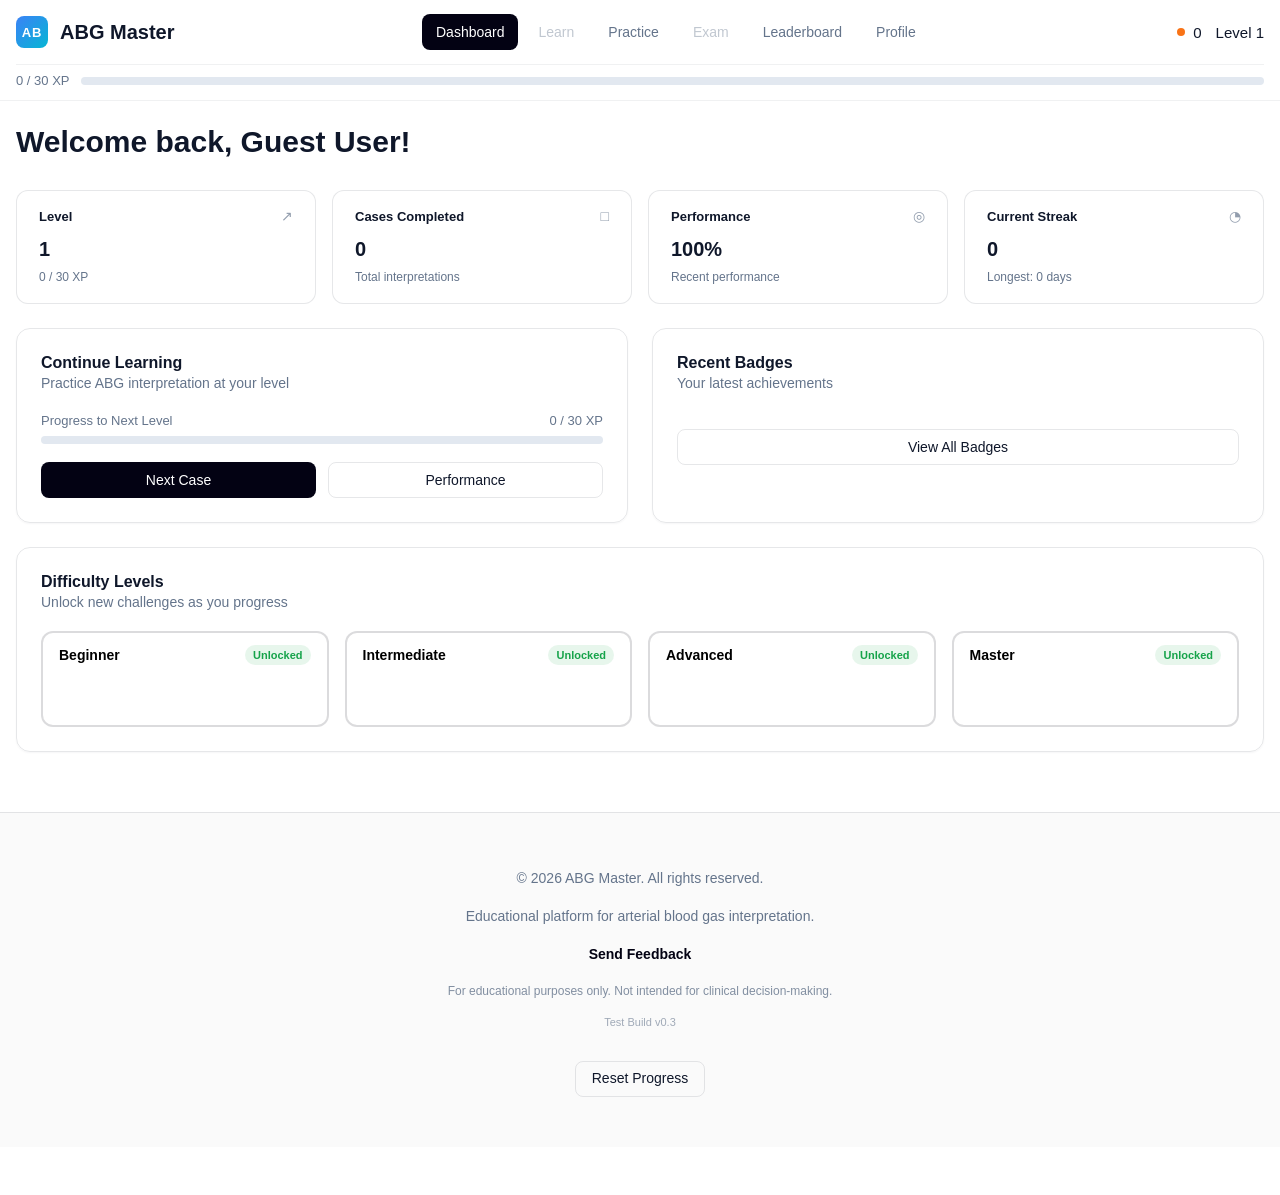
<file: docs/index.html>
<!DOCTYPE html>
<html lang="en">
<head>
<script async src="https://www.googletagmanager.com/gtag/js?id=G-9ZE6K68YGV"></script>
<script>
  window.dataLayer = window.dataLayer || [];
  function gtag(){dataLayer.push(arguments);}
  gtag('js', new Date());
  gtag('config', 'G-9ZE6K68YGV');
</script>
  <meta charset="utf-8" />
  <meta name="viewport" content="width=device-width, initial-scale=1" />
  <title>ABG Master</title>
  <link rel="stylesheet" href="styles.css" />
  <script type="text/javascript">
    (function(c,l,a,r,i,t,y){
        c[a]=c[a]||function(){(c[a].q=c[a].q||[]).push(arguments)};
        t=l.createElement(r);t.async=1;t.src="https://www.clarity.ms/tag/"+i;
        y=l.getElementsByTagName(r)[0];y.parentNode.insertBefore(t,y);
    })(window, document, "clarity", "script", "vx0d7elkcg");
</script>
</head>
<body>
  <div class="site-shell">
    <header id="navBar" class="site-header">
      <div class="header-panel shell-container">
        <div class="header-row">
          <div class="brand-block">
            <div class="brand-mark" aria-hidden="true">AB</div>
            <div class="brand-copy">
              <div class="brand-title">ABG Master</div>
            </div>
          </div>

          <nav class="primary-nav" aria-label="Primary">
            <button class="nav-tab" data-action="view" data-view="dashboard" type="button">Dashboard</button>
            <!--<button class="nav-tab" data-action="view" data-view="learn" type="button">Learn</button>-->
			<button class="nav-tab is-disabled" type="button" disabled>Learn</button>
            <button class="nav-tab" data-action="view" data-view="practice" type="button">Practice</button>
			<button class="nav-tab is-disabled" type="button" disabled>Exam</button>
            <button class="nav-tab" data-action="view" data-view="leaderboard" type="button">Leaderboard</button>
            <button class="nav-tab" data-action="view" data-view="profile" type="button">Profile</button>
          </nav>

          <div class="header-meta">
            <div class="meta-pill">
              <span class="meta-dot"></span>
              <span id="navStreakValue">0</span>
            </div>
            <div id="navLevelPill" class="meta-pill">Level 1</div>
            <label class="timed-toggle" aria-label="Timed mode">
              <input id="timedModeToggle" type="checkbox" />
              <span class="timed-toggle-track"></span>
            </label>
          </div>
        </div>
      </div>

		<div class="header-progress shell-container">
		  <div class="header-progress-row">
			<span id="navProgressLabel" class="progress-label">0 / 0 XP</span>
			<div class="progress-bar">
			  <div id="navProgressFill" class="progress-fill"></div>
			</div>
		  </div>
		</div>
    </header>

    <main class="shell-container main-content">
      <section id="dashboardView" class="app-view">
        <div class="page-header">
          <div>
            <h1 id="dashboardHeading" class="page-title">Welcome back!</h1>
            <p id="dashboardSubtitle" class="page-subtitle"></p>
          </div>
        </div>

		<div class="stats-grid">
		  <article class="stat-card">
			<div class="stat-head">
			  <span class="stat-label">Level</span>
			  <span class="stat-icon">↗</span>
			</div>
			<div id="dashboardLevelValue" class="stat-value">1</div>
			<div id="dashboardLevelSubcopy" class="stat-subcopy">0 / 0 XP</div>
		  </article>

		  <article class="stat-card">
			<div class="stat-head">
			  <span class="stat-label">Cases Completed</span>
			  <span class="stat-icon">□</span>
			</div>
			<div id="dashboardCasesValue" class="stat-value">0</div>
			<div id="dashboardCasesSubcopy" class="stat-subcopy">0 today</div>
		  </article>

		  <article class="stat-card">
			<div class="stat-head">
			  <span class="stat-label">Performance</span>
			  <span class="stat-icon">◎</span>
			</div>
			<div id="dashboardAccuracyValue" class="stat-value">0%</div>
			<div id="dashboardAccuracySubcopy" class="stat-subcopy">0 / 0</div>
		  </article>

		  <article class="stat-card">
			<div class="stat-head">
			  <span class="stat-label">Current Streak</span>
			  <span class="stat-icon">◔</span>
			</div>
			<div id="dashboardStreakValue" class="stat-value">0</div>
			<div id="dashboardStreakSubcopy" class="stat-subcopy"></div>
		  </article>
		</div>

				<div class="dashboard-grid">
		  <div class="dashboard-main">
			<section class="fig-card">
			  <div class="card-header">
				<div>
				  <h2 class="card-title">Continue Learning</h2>
				  <p class="card-description">Practice ABG interpretation at your level</p>
				</div>
			  </div>

			  <div class="card-progress">
				<div class="progress-meta">
				  <span id="dashboardProgressLabel" class="progress-label">0 / 0 XP</span>
				  <span id="dashboardProgressValue" class="progress-value">0%</span>
				</div>
				<div class="progress-bar">
				  <div id="dashboardProgressFill" class="progress-fill"></div>
				</div>
			  </div>

				<div class="button-row results-actions">
				  <button class="btn btn-primary" data-action="next-case" type="button">Next Case</button>
				  <button class="btn btn-secondary" data-action="return-dashboard" type="button">Performance</button>
				</div>

			  <p id="dashboardCasesRemaining" class="card-footnote"></p>
			</section>
		  </div>

		  <aside class="dashboard-side">
			<section class="fig-card">
			  <div class="card-header">
				<div>
				  <h2 class="card-title">Recent Badges</h2>
				  <p class="card-description">Your latest achievements</p>
				</div>
			  </div>
			  <div id="dashboardRecentBadges" class="badge-grid"></div>
			  <button class="btn btn-secondary card-button" data-action="view" data-view="profile" type="button">View All Badges</button>
			</section>
		  </aside>
		</div>

		<section class="fig-card">
		  <div class="card-header">
			<div>
			  <h2 class="card-title">Difficulty Levels</h2>
			  <p class="card-description">Unlock new challenges as you progress</p>
			</div>
		  </div>
		  <div id="dashboardDifficultyGrid" class="difficulty-grid"></div>
		</section>
		</section>

      <section id="practiceView" class="app-view">
        <div class="practice-header">
          <div>
            <h1 id="practiceTitle" class="page-title">Practice Mode</h1>
            <p id="practiceLevelLine" class="page-subtitle"></p>
          </div>

          <div class="practice-control">
            <label class="field-label" for="practiceDifficultySelect">Difficulty</label>
            <select id="practiceDifficultySelect" class="field-select"></select>
          </div>
        </div>

        <div id="practiceCasesAlert" class="alert-banner"></div>

        <section class="fig-card">
          <div class="card-header">
            <div>
              <h2 class="card-title">Clinical Scenario</h2>
            </div>
          </div>
          <p id="practiceStem" class="scenario-copy"></p>
        </section>

        <section class="fig-card values-card">
          <div id="practiceMetricControls" class="values-controls is-hidden"></div>
          <div id="practiceMetrics" class="values-grid"></div>
        </section>

        <section class="fig-card">
          <div class="card-header">
            <div>
              <h2 id="practiceQuestionLabel" class="card-title">Interpret the ABG</h2>
              <p id="practiceQuestionMeta" class="card-description"></p>
            </div>
            <span id="practiceTimerValue" class="inline-chip">Timer hidden</span>
          </div>

          <p id="practicePrompt" class="question-prompt"></p>
          <div id="practiceStepProgress" class="step-progress"></div>
          <div id="practiceOptions" class="option-grid"></div>

          <div id="practiceFeedback" class="practice-feedback is-hidden">
            <div id="practiceFeedbackTitle" class="feedback-title"></div>
            <div class="feedback-copy">
              <p id="practiceFeedbackAnswer"></p>
              <p id="practiceFeedbackCorrect"></p>
              <p id="practiceFeedbackCopy"></p>
            </div>
            <button id="practiceContinueBtn" class="btn btn-primary" data-action="continue-step" type="button">Continue</button>
          </div>
        </section>
      </section>

      <section id="resultsView" class="app-view">
        <div class="practice-header">
          <div>
            <h1 id="resultsTitle" class="page-title">Results</h1>
            <p id="resultsObjective" class="page-subtitle"></p>
          </div>
          <div class="chip-row">
            <span id="resultsDifficultyChip" class="inline-chip">Beginner</span>
            <span id="resultsTimeChip" class="inline-chip">0.0s</span>
          </div>
        </div>

        <section id="resultsSummaryCard" class="fig-card result-state-card">
          <div class="card-header">
            <div>
              <h2 id="resultsOutcomeLabel" class="card-title">Results</h2>
            </div>
          </div>

          <div class="result-metrics">
            <div class="result-metric">
              <span class="result-label">Accuracy</span>
              <strong id="resultsAccuracyValue">0%</strong>
            </div>
            <div class="result-metric">
              <span class="result-label">XP earned</span>
              <strong id="resultsXpValue">+0</strong>
            </div>
            <div class="result-metric">
              <span class="result-label">Correct answers</span>
              <strong id="resultsCorrectValue">0 / 0</strong>
            </div>
            <div class="result-metric">
              <span class="result-label">Level now</span>
              <strong id="resultsLevelValue">1</strong>
            </div>
          </div>

			<div class="button-row result-actions">
			  <button class="btn btn-primary" data-action="next-case" type="button">Next Case</button>
			  <button class="btn btn-secondary" data-action="return-dashboard" type="button">Dashboard</button>
			  <button id="reportCaseBtn" class="btn btn-secondary" type="button">Provide Feedback</button>
			</div>
        </section>

        <section class="fig-card results-values-section">
          <div class="card-header">
            <div>
              <h2 class="card-title">Case values</h2>
            </div>
          </div>
          <div id="resultsValuesGrid" class="results-values-grid"></div>
        </section>

        <section id="resultsExplanationSection" class="fig-card is-hidden">
          <div class="card-header">
            <div>
              <h2 class="card-title">Explanation</h2>
            </div>
          </div>
          <div class="feedback-copy">
            <p id="resultsExplanation"></p>
          </div>
        </section>

        <section class="fig-card">
          <div class="card-header">
            <div>
              <h2 class="card-title">Answer Review</h2>
            </div>
          </div>
          <div id="resultsStepList" class="review-list"></div>
        </section>
      </section>

      <section id="learnView" class="app-view">
        <div class="page-header">
          <div>
            <h1 class="page-title">Learn ABG Interpretation</h1>
          </div>
        </div>
        <div id="learnGrid" class="learn-grid"></div>
      </section>

      <section id="leaderboardView" class="app-view">
        <div class="page-header">
          <div>
            <h1 class="page-title">Leaderboard</h1>
            <p class="page-subtitle">See how you rank against other learners</p>
          </div>
        </div>

        <section class="fig-card">
          <div class="card-header">
            <div>
              <h2 class="card-title">Your Ranking</h2>
            </div>
          </div>
          <div class="leaderboard-user">
            <div class="leaderboard-rank-number" id="leaderboardUserRank">#1</div>
            <div class="leaderboard-user-copy">
              <div class="leaderboard-user-name">You</div>
              <div id="leaderboardUserLevel" class="leaderboard-user-meta">Level 1</div>
            </div>
            <div class="leaderboard-user-stats">
              <div id="leaderboardUserXp">0 XP</div>
              <div id="leaderboardUserAccuracy" class="leaderboard-user-meta">100% accuracy</div>
            </div>
          </div>
        </section>

        <section class="fig-card">
          <div class="card-header">
            <div>
              <h2 class="card-title">Global Rankings</h2>
              <p class="card-description">Filter by time period</p>
            </div>
          </div>
          <div class="tab-row">
            <button class="tab-chip is-active" type="button">All Time</button>
            <button class="tab-chip" type="button">This Month</button>
            <button class="tab-chip" type="button">This Week</button>
            <button class="tab-chip" type="button">Today</button>
          </div>
          <div id="leaderboardList" class="leaderboard-list"></div>
        </section>

        <section class="fig-card">
          <div class="card-header">
            <div>
              <h2 class="card-title">Top Performers</h2>
            </div>
          </div>
          <div id="leaderboardTopList" class="top-grid"></div>
        </section>
      </section>

      <section id="profileView" class="app-view">
        <div class="page-header profile-header">
          <div>
            <h1 class="page-title">Profile</h1>
          </div>
          <div id="profileMembershipPill" class="membership-pill is-hidden"></div>
        </div>

        <div class="profile-grid">
          <div class="profile-column">
            <section class="fig-card">
              <div class="card-header">
                <div>
                  <h2 class="card-title">User Info</h2>
                </div>
              </div>
              <div class="info-stack">
                <div>
                  <div class="info-label">Username</div>
                  <div id="profileUsernameValue" class="info-value"></div>
                </div>
                <div>
                  <div class="info-label">Specialty</div>
                  <div id="profileSpecialtyValue" class="info-value"></div>
                </div>
              </div>
            </section>

            <section class="fig-card">
              <div class="card-header">
                <div>
                  <h2 class="card-title">Statistics</h2>
                </div>
              </div>

              <div class="profile-level">
                <div class="info-label">Level</div>
                <div id="profileLevelValue" class="profile-level-value">1</div>
              </div>

              <div class="card-progress">
                <div class="progress-meta">
                  <span class="progress-label">XP Progress</span>
                  <span id="profileNextLevelValue" class="progress-value">0 / 0</span>
                </div>
                <div class="progress-bar">
                  <div id="profileProgressFill" class="progress-fill"></div>
                </div>
              </div>

              <div class="stats-mini-grid">
                <div class="mini-stat">
                  <span class="info-label">XP</span>
                  <strong id="profileXpValue">0</strong>
                </div>
                <div class="mini-stat">
                  <span class="info-label">Accuracy</span>
                  <strong id="profileAccuracyValue">0%</strong>
                </div>
                <div class="mini-stat">
                  <span class="info-label">Cases</span>
                  <strong id="profileCasesValue">0</strong>
                </div>
                <div class="mini-stat">
                  <span class="info-label">Streak</span>
                  <strong id="profileStreakValue">0</strong>
                </div>
              </div>
            </section>
          </div>

          <section class="fig-card">
            <div class="card-header">
              <div>
                <h2 class="card-title">Achievements</h2>
                <p id="profileBadgeCount" class="card-description">0 of 0 badges earned</p>
              </div>
            </div>
            <div id="profileBadgeList" class="badge-grid"></div>
          </section>
        </div>
      </section>
	</main>

	<footer class="site-footer">
	  <div class="footer-inner">
		<p>© 2026 ABG Master. All rights reserved.</p>
		<p>Educational platform for arterial blood gas interpretation.</p>
		
		<p>
		  <a href="https://forms.gle/KU5g8NzkzoNNPsZJA" target="_blank" class="footer-feedback">
			Send Feedback
		  </a>
		</p>
		
		<p class="footer-disclaimer">
		  For educational purposes only. Not intended for clinical decision-making.
		</p>
		
		<p class="footer-version">Test Build v0.3</p>
		<button id="resetProgressBtn" class="btn btn-secondary footer-reset">
		  Reset Progress
		</button>
	  </div>
	</footer>

	<div
	  id="practiceIntroModal"
	  class="modal-backdrop is-hidden"
	  role="dialog"
	  aria-modal="true"
	  aria-hidden="true"
	  aria-labelledby="practiceIntroTitle"
	>
	  <div class="fig-card modal-card practice-intro-modal">
		<div class="card-header">
		  <div>
			<h2 id="practiceIntroTitle" class="card-title">Welcome to ABG Master</h2>
		  </div>
		</div>
		<div class="practice-intro-copy">

		<p><strong>Practice structured ABG interpretation through clinical cases.</strong></p>

		<p>
		Difficulty currently scales as you progress, but is still being refined as the case library grows.
		</p>
		
		<p>
		All 
		difficulty levels have been unlocked and there is a 5x XP multiplier.
		</p>
		
		<p>
		Case explanations are currently a work in progress.
		</p>
		<hr>

		<p><strong>Coming soon</strong></p>

		<ul class="practice-intro-list">
		  <li>Learning modules linked to each difficulty level</li>
		  <li>A dedicated exam-style mode for rapid interpretation</li>
		</ul>

		<p>
		Clinical scenarios and feedback explanations are still evolving — your testing feedback will help shape the final version.
		</p>

		</div>
		<div class="button-row">
		  <button id="practiceIntroStartBtn" class="btn btn-primary" type="button">Start Practicing</button>
		</div>
	  </div>
	</div>
	</div>

	<script src="app.js"></script>
</body>
</html>
</file>
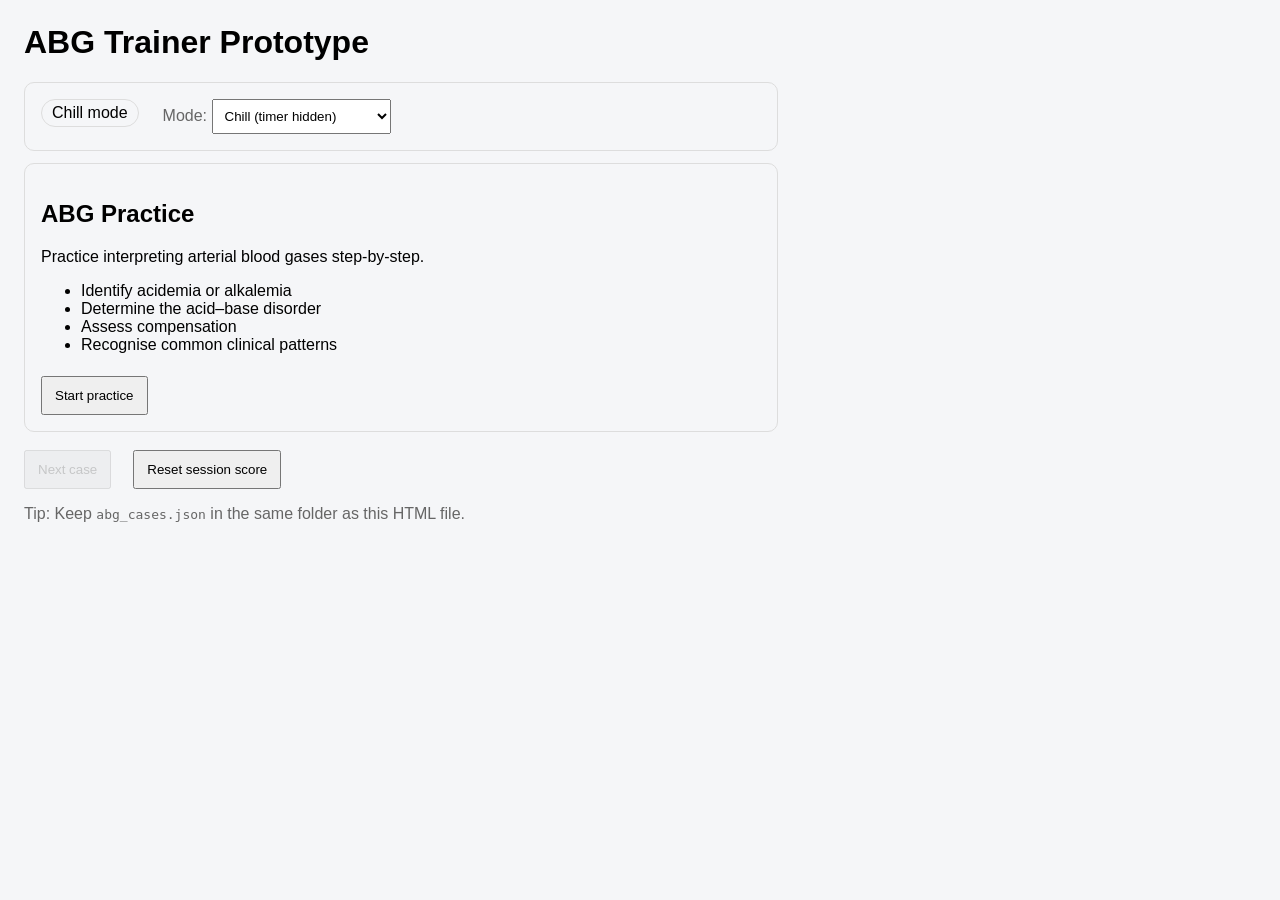
<file: site/index.html>
<!DOCTYPE html>
<html>
<head>
  <meta charset="utf-8" />
  <title>ABG Trainer Prototype</title>
  <link rel="stylesheet" href="styles.css">
</head>

<body>

<h1>ABG Trainer Prototype</h1>

<div class="card">
  <div class="row">
    <div><span class="pill" id="modePill">Chill mode</span></div>

    <div>
      <label class="muted">
        Mode:
        <select id="modeSelect">
          <option value="chill" selected>Chill (timer hidden)</option>
          <option value="speed">Speedrun (timer visible)</option>
        </select>
      </label>
    </div>

    <div class="muted" id="timerDisplay" style="display:none;">
      Time: 0.0s
    </div>

  </div>
</div>


<div class="card" id="startCard">

<h2>ABG Practice</h2>

<p>
Practice interpreting arterial blood gases step-by-step.
</p>

<ul>
<li>Identify acidemia or alkalemia</li>
<li>Determine the acid–base disorder</li>
<li>Assess compensation</li>
<li>Recognise common clinical patterns</li>
</ul>

<button id="startBtn">Start practice</button>

</div>


<div class="card" id="caseCard" style="display:none;"></div>

<div class="card" id="qaCard" style="display:none;"></div>

<div class="card" id="resultCard" style="display:none;"></div>


<div class="row">
<button id="nextBtn" disabled>Next case</button>
<button id="resetBtn">Reset session score</button>
</div>


<p class="muted">
Tip: Keep <code>abg_cases.json</code> in the same folder as this HTML file.
</p>


<script src="app.js"></script>

</body>
</html>
</file>
<file: docs/styles.css>
:root {
  --background: #ffffff;
  --foreground: #0f172a;
  --muted-foreground: #64748b;
  --card: #ffffff;
  --muted: #f1f5f9;
  --accent: #e5e7eb;
  --border: rgba(15, 23, 42, 0.1);
  --primary: #030213;
  --primary-foreground: #ffffff;
  --success: #16a34a;
  --success-soft: #f0fdf4;
  --danger: #dc2626;
  --danger-soft: #fef2f2;
  --brand-start: #3b82f6;
  --brand-end: #06b6d4;
  --amber-start: #f59e0b;
  --amber-end: #f97316;
  --shadow-sm: 0 1px 2px rgba(15, 23, 42, 0.04);
  --shadow-md: 0 10px 24px rgba(15, 23, 42, 0.04);
  --radius-lg: 12px;
  --radius-md: 10px;
  --radius-sm: 8px;
}

* {
  box-sizing: border-box;
}

html,
body {
  min-height: 100%;
}

body {
  margin: 0;
  background: var(--background);
  color: var(--foreground);
  font-family: "Segoe UI", Arial, sans-serif;
  -webkit-font-smoothing: antialiased;
}

button,
input,
select {
  font: inherit;
}

button {
  border: 0;
  cursor: pointer;
}

.is-hidden {
  display: none !important;
}

.shell-container {
  width: min(1280px, calc(100vw - 32px));
  margin: 0 auto;
}

.site-shell {
  min-height: 100vh;
  padding-bottom: 48px;
}

.site-header {
  position: sticky;
  top: 0;
  z-index: 20;
  background: rgba(255, 255, 255, 0.95);
  backdrop-filter: blur(16px);
  border-bottom: 1px solid rgba(15, 23, 42, 0.06);
}

.header-panel {
  padding: 0;
}

.header-row {
  display: flex;
  align-items: center;
  gap: 24px;
  min-height: 64px;
}

.brand-block {
  display: flex;
  align-items: center;
  gap: 12px;
  min-width: 0;
}

.brand-mark {
  width: 32px;
  height: 32px;
  border-radius: 8px;
  background: linear-gradient(135deg, var(--brand-start), var(--brand-end));
  color: #fff;
  display: inline-flex;
  align-items: center;
  justify-content: center;
  font-size: 13px;
  font-weight: 800;
  letter-spacing: 0.06em;
}

.brand-title {
  font-size: 20px;
  font-weight: 700;
  line-height: 1.2;
}

.primary-nav {
  display: flex;
  align-items: center;
  gap: 6px;
  margin: 0 auto;
}

.nav-tab,
.tab-chip {
  min-height: 36px;
  padding: 0 14px;
  border-radius: 8px;
  background: transparent;
  color: var(--muted-foreground);
  font-size: 14px;
  font-weight: 500;
}

.nav-tab.is-active,
.tab-chip.is-active {
  background: var(--primary);
  color: var(--primary-foreground);
}

.header-meta {
  display: flex;
  align-items: center;
  gap: 14px;
}

.meta-pill {
  display: inline-flex;
  align-items: center;
  gap: 8px;
  min-height: 24px;
  padding: 0;
  background: transparent;
  color: var(--foreground);
  font-size: 15px;
  font-weight: 500;
}

.inline-chip,
.tab-chip {
  display: inline-flex;
  align-items: center;
  gap: 8px;
  min-height: 32px;
  padding: 0 12px;
  border-radius: 999px;
  background: var(--muted);
  color: var(--foreground);
  font-size: 13px;
  font-weight: 600;
}

.meta-dot {
  width: 8px;
  height: 8px;
  border-radius: 999px;
  background: #f97316;
}

.timed-toggle {
  display: none;
}

.timed-toggle input {
  position: absolute;
  opacity: 0;
  inset: 0;
}

.timed-toggle-track {
  width: 42px;
  height: 24px;
  border-radius: 999px;
  background: #cbd5e1;
  position: relative;
  transition: background-color 140ms ease;
}

.timed-toggle-track::after {
  content: "";
  position: absolute;
  top: 3px;
  left: 3px;
  width: 18px;
  height: 18px;
  border-radius: 999px;
  background: #fff;
  box-shadow: 0 1px 2px rgba(15, 23, 42, 0.18);
  transition: transform 140ms ease;
}

.timed-toggle input:checked + .timed-toggle-track {
  background: var(--primary);
}

.timed-toggle input:checked + .timed-toggle-track::after {
  transform: translateX(18px);
}

.header-progress {
  padding: 8px 0 12px;
  border-top: 1px solid rgba(15, 23, 42, 0.06);
}

.progress-meta {
  display: flex;
  align-items: center;
  justify-content: space-between;
  gap: 16px;
  margin-bottom: 8px;
}

.header-progress-row {
  display: grid;
  grid-template-columns: auto 1fr;
  align-items: center;
  gap: 12px;
}

.header-progress-row .progress-bar {
  width: 100%;
}

.progress-label,
.progress-value,
.card-description,
.page-subtitle,
.stat-subcopy,
.card-footnote,
.info-label,
.leaderboard-user-meta,
.empty-copy {
  color: var(--muted-foreground);
}

.progress-label,
.progress-value {
  font-size: 13px;
}

.progress-bar {
  height: 8px;
  width: 100%;
  border-radius: 999px;
  overflow: hidden;
  background: #e2e8f0;
}

.progress-fill {
  height: 100%;
  width: 0;
  border-radius: inherit;
  background: linear-gradient(90deg, var(--brand-start), var(--brand-end));
  transition: width 1500ms ease-in-out;
}

.main-content {
  padding-top: 24px;
}

.app-view {
  display: none;
}

.app-view.is-active {
  display: block;
}

#dashboardView {
  max-width: 1280px;
  margin: 0 auto;
}

#practiceView,
#resultsView,
#learnView {
  max-width: 896px;
  margin: 0 auto;
}

#leaderboardView,
#profileView {
  max-width: 1152px;
  margin: 0 auto;
}

.page-header,
.practice-header {
  display: flex;
  align-items: flex-start;
  justify-content: space-between;
  gap: 24px;
  margin-bottom: 24px;
}

.page-title {
  margin: 0;
  font-size: 30px;
  line-height: 1.1;
  font-weight: 700;
}

.page-subtitle {
  margin: 8px 0 0;
  font-size: 14px;
}

.case-subtitle {
  display: inline-block;
  margin-top: 6px;
  font-size: 0.72em;
  font-weight: 600;
  line-height: 1.2;
  color: var(--foreground);
}

.chip-row {
  flex-wrap: nowrap;
  align-items: center;
}

.stats-grid,
.dashboard-grid,
.difficulty-grid,
.result-metrics,
.profile-grid,
.stats-mini-grid,
.top-grid {
  display: grid;
  gap: 16px;
}

.stats-grid {
  display: grid;
  grid-template-columns: repeat(4, minmax(0, 1fr));
  gap: 16px;
  margin-bottom: 24px;
}

.dashboard-grid {
  display: grid;
  grid-template-columns: 1fr 1fr;
  gap: 24px;
  align-items: stretch;
  margin-bottom: 24px;
}

.dashboard-main,
.dashboard-side,
.profile-column {
  display: grid;
  gap: 24px;
}

#dashboardDifficultyCard {
  grid-column: 1 / -1;
}
.fig-card,
.stat-card,
.difficulty-card,
.alert-banner,
.review-item,
.leaderboard-row,
.top-card {
  background: var(--card);
  border: 1px solid var(--border);
  border-radius: var(--radius-lg);
  box-shadow: var(--shadow-sm);
}

#practiceView .fig-card {
  margin-bottom: 24px;
}

.fig-card {
  background: var(--card-bg);
  border-radius: 14px;
  border: 1px solid var(--border);
  padding: 24px;
  display: flex;
  flex-direction: column;
  height: 100%;
}

.values-controls {
  display: flex;
  justify-content: flex-start;
  margin-bottom: 24px;
}

.metric-toggle {
  gap: 0;
}

.metric-toggle input {
  width: 0;
  height: 0;
}

.metric-toggle-label {
  display: inline-flex;
  align-items: center;
  height: 32px;
  padding: 0 14px;
  border-radius: 999px;
  background: var(--muted);
  color: var(--muted-foreground);
  font-size: 13px;
  font-weight: 600;
  border: 1px solid transparent;
  transition: all 120ms ease;
}

.metric-toggle input:checked + .metric-toggle-label {
  background: rgba(22, 163, 74, 0.1);
  color: var(--success);
}

.stat-card {
  padding: 18px 22px;
  min-height: 104px;
  display: flex;
  flex-direction: column;
  justify-content: flex-start;
  box-shadow: none;
}

.stat-head {
  display: flex;
  align-items: flex-start;
  justify-content: space-between;
  gap: 12px;
}

.stat-label,
.result-label {
  font-size: 13px;
  font-weight: 600;
  color: var(--foreground);
  line-height: 1.2;
}

.stat-icon {
  font-size: 14px;
  line-height: 1;
  color: var(--muted-foreground);
  opacity: 0.7;
  flex: 0 0 auto;
}

.stat-value {
  margin-top: 14px;
  font-size: 20px;
  line-height: 1.05;
  font-weight: 700;
}

.stat-subcopy {
  margin-top: 10px;
  font-size: 12px;
  line-height: 1.3;
}

.card-header {
  display: flex;
  align-items: flex-start;
  justify-content: space-between;
  gap: 16px;
  margin-bottom: 18px;
}

.card-title {
  margin: 0;
  font-size: 16px;
  line-height: 1.2;
  font-weight: 600;
}

.card-description,
.card-footnote,
.question-prompt,
.feedback-copy p {
  margin: 0;
  font-size: 14px;
  line-height: 1.6;
}

.scenario-copy {
  margin: 0;
  font-size: 18px;
  line-height: 1.55;
}

.card-progress {
  margin-bottom: 18px;
}

.button-row,
.chip-row {
  display: flex;
  gap: 12px;
  flex-wrap: wrap;
}

#dashboardView .button-row {
  display: grid;
  grid-template-columns: repeat(2, minmax(0, 1fr));
}

.card-button {
  margin-top: 16px;
  width: 100%;
}

.btn {
  min-height: 36px;
  padding: 0 16px;
  border-radius: 8px;
  font-size: 14px;
  font-weight: 500;
  transition: background-color 140ms ease, border-color 140ms ease, color 140ms ease;
}

.btn-primary {
  background: var(--primary);
  color: var(--primary-foreground);
}

.btn-primary:hover {
  background: rgba(3, 2, 19, 0.9);
}

.btn-secondary {
  background: transparent;
  border: 1px solid var(--border);
  color: var(--foreground);
}

.btn-secondary:hover,
.nav-tab:hover,
.tab-chip:hover,
.option-btn:hover {
  background: #f8fafc;
}

.modal-backdrop {
  position: fixed;
  inset: 0;
  z-index: 1000;
  display: flex;
  align-items: center;
  justify-content: center;
  padding: 24px 16px;
  background: rgba(15, 23, 42, 0.58);
}

.modal-card {
  width: min(560px, calc(100vw - 32px));
  overflow-y: auto;
  margin: auto;
  background: #ffffff;
  border: 1px solid var(--border);
  border-radius: 16px;
  padding: 28px;
  box-shadow: 0 24px 60px rgba(15, 23, 42, 0.22);
  position: relative;
  z-index: 1001;
  height: auto;
  min-height: 0;
}

.practice-intro-copy hr {
  border: none;
  border-top: 1px solid var(--border);
  width: 85%;
  margin: 12px auto 8px auto;
}

.difficulty-grid {
  grid-template-columns: repeat(4, minmax(0, 1fr));
}

.practice-intro-title {
  font-size: 26px;
  font-weight: 700;
  text-align: center;
  margin: 0 auto 18px auto;
  max-width: 85%;
  line-height: 1.25;
}

.practice-intro-list {
  margin: 0;
  padding-left: 18px;
  line-height: 1.6;
}

.practice-intro-copy hr {
  border: none;
  border-top: 1px solid var(--border);
  margin: 6px 0 2px;
}
.difficulty-card {
  padding: 12px 16px;
  display: grid;
  grid-template-rows: auto 1fr;
  row-gap: 8px;
  width: 100%;
  min-height: 96px;
  text-align: left;
  border-width: 2px;
  box-shadow: none;
  align-content: start;
  transition: transform 160ms ease, box-shadow 160ms ease, border-color 160ms ease, background 160ms ease;
}

.difficulty-card.is-locked {
  background: rgba(3, 2, 19, 0.03);
  border-color: rgba(3, 2, 19, 0.08);
  opacity: 1;
}

.difficulty-card.is-unlocked {
  background: rgba(255, 255, 255, 0.72);
  border-color: rgba(3, 2, 19, 0.14);
}

.difficulty-card.is-unlocked:hover {
  transform: translateY(-1px);
  box-shadow: 0 6px 18px rgba(3, 2, 19, 0.06);
}

.difficulty-card:disabled {
  cursor: default;
}

.difficulty-head {
  display: flex;
  align-items: center;
  justify-content: space-between;
  gap: 10px;
  min-width: 0;
}

.difficulty-name {
  font-size: 14px;
  font-weight: 600;
  line-height: 1.2;
  min-width: 0;
  flex: 1 1 auto;
}

.difficulty-meta {
  font-size: 13px;
  line-height: 1.2;
  color: var(--muted-foreground);
  white-space: nowrap;
  align-self: start;
}

.difficulty-badge {
  display: inline-flex;
  align-items: center;
  justify-content: center;
  min-height: 20px;
  padding: 0 8px;
  border-radius: 999px;
  font-size: 11px;
  font-weight: 600;
  white-space: nowrap;
  flex: 0 0 auto;
}

.difficulty-card.is-unlocked .difficulty-badge {
  background: rgba(22, 163, 74, 0.1);
  color: var(--success);
}

.badge-grid {
  display: grid;
  gap: 12px;
  grid-template-columns: repeat(3, minmax(0, 1fr));
}

.badge-card {
  border: 1px solid var(--border);
  border-radius: var(--radius-md);
  background: #fff;
  padding: 16px;
  min-height: 96px;
}

.badge-card strong {
  display: block;
  font-size: 15px;
  line-height: 1.4;
}

.badge-card p {
  margin: 6px 0 0;
  font-size: 13px;
  color: var(--muted-foreground);
  line-height: 1.5;
}

.practice-control {
  min-width: 180px;
}

.field-label {
  display: block;
  margin-bottom: 6px;
  font-size: 13px;
  color: var(--muted-foreground);
}

.field-select {
  width: 100%;
  min-height: 36px;
  padding: 0 12px;
  border-radius: 8px;
  border: 1px solid var(--accent);
  background: #fff;
  color: var(--foreground);
  box-shadow: none;
}

.alert-banner {
  margin-bottom: 16px;
  padding: 12px 16px;
  background: #fff;
  font-size: 14px;
}

.values-grid {
  display: grid;
  grid-template-columns: 1fr;
  grid-auto-flow: row;
  gap: 14px;
  margin-bottom: 32px;
}



.value-item {
  display: flex;
  justify-content: space-between;
  align-items: center;
  border: 1px solid var(--border);
  border-radius: var(--radius-md);
  background: #fff;
  padding: 18px 20px;
}

.value-copy {
  display: grid;
  gap: 4px;
}

.value-label {
  font-size: 13px;
  font-weight: 700;
  color: var(--foreground);
}

.value-reference {
  font-size: 12px;
  color: var(--muted-foreground);
}

.value-number {
  font-size: 20px;
  font-weight: 700;
}

.step-progress {
  display: flex;
  flex-wrap: wrap;
  gap: 10px;
  margin: 18px 0;
}

.step-pill {
  display: inline-flex;
  align-items: center;
  min-height: 30px;
  padding: 0 10px;
  border-radius: 999px;
  background: var(--muted);
  color: var(--muted-foreground);
  font-size: 12px;
  font-weight: 600;
}

.step-pill.is-current {
  background: var(--primary);
  color: var(--primary-foreground);
}

.step-pill.is-done {
  background: rgba(22, 163, 74, 0.1);
  color: var(--success);
}

.step-pill.is-incorrect {
  background: rgba(220, 38, 38, 0.12);
  color: var(--danger);
  border: 1px solid rgba(220, 38, 38, 0.25);
}

.question-prompt {
  margin-bottom: 18px;
  font-size: 15px;
  color: var(--foreground);
}

.option-grid {
  display: grid;
  gap: 12px;
}

.option-btn {
  width: 100%;
  min-height: 52px;
  padding: 16px 18px;
  border-radius: 10px;
  border: 1px solid var(--accent);
  background: #fff;
  color: var(--foreground);
  text-align: left;
  font-weight: 500;
}

.practice-feedback {
  margin-top: 18px;
  border: 1px solid var(--border);
  border-radius: var(--radius-md);
  padding: 18px;
}

.practice-feedback .btn-primary {
  margin-top: 20px;
}

.practice-feedback.is-correct,
.result-state-card.is-correct {
  background: rgba(240, 253, 244, 0.7);
  border-color: rgba(22, 163, 74, 0.22);
}

.practice-feedback.is-incorrect {
  background: rgba(254, 242, 242, 0.7);
  border-color: rgba(220, 38, 38, 0.22);
}

.result-state-card.is-incorrect {
  background: var(--card);
  border-color: var(--border);
}

.feedback-title {
  font-size: 16px;
  font-weight: 600;
  margin-bottom: 10px;
}

.feedback-copy {
  display: grid;
  gap: 8px;
}

.result-state-card {
  margin-bottom: 16px;
}

.result-metrics {
  grid-template-columns: repeat(4, minmax(0, 1fr));
  margin-bottom: 18px;
}

.result-metric {
  border: 1px solid var(--border);
  border-radius: var(--radius-md);
  background: rgba(255, 255, 255, 0.8);
  padding: 16px;
}

.result-metric strong {
  display: block;
  margin-top: 8px;
  font-size: 22px;
  line-height: 1.1;
}

.result-actions {
  margin-top: 28px;
}

.results-values-section {
  margin-bottom: 16px;
}

#resultsExplanationSection {
  margin-bottom: 16px;
}

.results-values-grid {
  display: grid;
  grid-template-columns: repeat(auto-fit, minmax(120px, 1fr));
  gap: 12px;
}

.results-value-tile {
  border: 1px solid var(--border);
  border-radius: var(--radius-md);
  background: rgba(255, 255, 255, 0.8);
  padding: 14px 16px;
}

.results-value-label {
  display: block;
  font-size: 12px;
  color: var(--muted-foreground);
}

.results-value-number {
  display: block;
  margin-top: 6px;
  font-size: 18px;
  line-height: 1.2;
}

.bonus-grid {
  display: flex;
  flex-wrap: wrap;
  gap: 16px;
  margin-top: 4px;
  color: var(--muted-foreground);
  font-size: 13px;
}

.bonus-grid strong {
  color: var(--foreground);
  margin-left: 6px;
}

.review-list,
.leaderboard-list {
  display: grid;
  gap: 12px;
}

.review-item,
.leaderboard-row,
.top-card {
  padding: 18px;
}

.review-item.is-correct {
  background: rgba(240, 253, 244, 0.7);
  border-color: rgba(22, 163, 74, 0.22);
}

.review-item.is-incorrect {
  background: rgba(254, 242, 242, 0.7);
  border-color: rgba(220, 38, 38, 0.22);
}

.review-step {
  font-size: 15px;
  font-weight: 600;
}

.review-answer {
  margin-top: 6px;
  font-size: 13px;
  color: var(--muted-foreground);
  line-height: 1.5;
}

.learn-grid {
  display: grid;
  gap: 16px;
}

.learn-card {
  background: #fff;
  border: 1px solid var(--border);
  border-radius: var(--radius-lg);
  padding: 24px;
}

.learn-card h2 {
  margin: 0 0 8px;
  font-size: 16px;
  line-height: 1.2;
  font-weight: 600;
}

.learn-card p {
  margin: 0 0 16px;
  color: var(--muted-foreground);
  font-size: 14px;
  line-height: 1.6;
}

.learn-points {
  display: grid;
  gap: 10px;
}

.learn-point {
  border-top: 1px solid rgba(15, 23, 42, 0.08);
  padding-top: 10px;
  font-size: 14px;
  line-height: 1.6;
  color: var(--foreground);
}

.leaderboard-user {
  display: flex;
  align-items: center;
  gap: 18px;
}

.leaderboard-rank-number {
  font-size: 30px;
  line-height: 1;
  font-weight: 700;
}

.leaderboard-user-name {
  font-size: 16px;
  font-weight: 600;
}

.leaderboard-user-stats {
  margin-left: auto;
  text-align: right;
}

.tab-row {
  display: grid;
  grid-template-columns: repeat(4, minmax(0, 1fr));
  gap: 8px;
  margin-bottom: 16px;
}

.leaderboard-row {
  display: flex;
  align-items: center;
  gap: 16px;
  border-radius: 12px;
}

.leaderboard-rank {
  width: 48px;
  height: 48px;
  border-radius: 12px;
  background: transparent;
  display: inline-flex;
  align-items: center;
  justify-content: center;
  font-size: 13px;
  font-weight: 700;
}

.leaderboard-main {
  flex: 1;
}

.leaderboard-name {
  font-size: 15px;
  font-weight: 600;
}

.leaderboard-meta {
  margin-top: 4px;
  font-size: 13px;
  color: var(--muted-foreground);
}

.leaderboard-xp {
  text-align: right;
  font-size: 14px;
  font-weight: 600;
}

.top-grid {
  grid-template-columns: repeat(3, minmax(0, 1fr));
}

.top-card {
  text-align: center;
  box-shadow: none;
}

.top-rank {
  font-size: 28px;
  line-height: 1;
  font-weight: 700;
  margin-bottom: 12px;
}

.top-name {
  font-size: 16px;
  font-weight: 600;
}

.top-meta {
  margin-top: 6px;
  font-size: 13px;
  color: var(--muted-foreground);
}

#leaderboardTopList .top-card:nth-child(1) {
  border-color: #f59e0b;
  background: linear-gradient(135deg, #fffbeb, #fff7ed);
}

#leaderboardTopList .top-card:nth-child(2) {
  border-color: #94a3b8;
  background: linear-gradient(135deg, #f8fafc, #f1f5f9);
}

#leaderboardTopList .top-card:nth-child(3) {
  border-color: #b45309;
  background: linear-gradient(135deg, #fef3c7, #ffedd5);
}

.profile-header {
  align-items: center;
}

.membership-pill {
  display: inline-flex;
  align-items: center;
  min-height: 36px;
  padding: 0 14px;
  border-radius: 999px;
  background: linear-gradient(90deg, var(--amber-start), var(--amber-end));
  color: #fff;
  font-size: 13px;
  font-weight: 700;
}

.profile-grid {
  grid-template-columns: minmax(280px, 0.9fr) minmax(0, 1.1fr);
}

.info-stack {
  display: grid;
  gap: 18px;
}

.info-value {
  margin-top: 6px;
  min-height: 24px;
  font-size: 17px;
  font-weight: 600;
}

.profile-level {
  margin-bottom: 18px;
}

.profile-level-value {
  margin-top: 8px;
  font-size: 24px;
  font-weight: 700;
}

.stats-mini-grid {
  grid-template-columns: repeat(2, minmax(0, 1fr));
  margin-top: 18px;
}

.mini-stat {
  border-top: 1px solid rgba(15, 23, 42, 0.08);
  padding-top: 14px;
}

.mini-stat strong {
  display: block;
  margin-top: 8px;
  font-size: 24px;
  line-height: 1.1;
}

.value-abnormal {
  color: #dc2626;
}

@media (max-width: 1024px) {
  .header-row,
  .page-header,
  .practice-header,
  .leaderboard-user {
    flex-direction: column;
    align-items: flex-start;
  }

  .primary-nav,
  .header-meta {
    margin: 0;
    flex-wrap: wrap;
  }

  .stats-grid,
  .result-metrics,
  .difficulty-grid {
    grid-template-columns: repeat(2, minmax(0, 1fr));
  }

  .dashboard-grid,
  .profile-grid,
  .top-grid {
    grid-template-columns: 1fr;
  }

  .values-grid {
    grid-template-columns: repeat(2, minmax(0, 1fr));
  }

  .badge-grid {
    grid-template-columns: repeat(2, minmax(0, 1fr));
  }
}

@media (max-width: 720px) {
  .shell-container {
    width: min(100vw - 20px, 100%);
  }

  .main-content {
    padding-top: 24px;
  }

  .page-title {
    font-size: 28px;
  }

  .fig-card,
  .stat-card,
  .learn-card {
    padding: 20px;
  }

  .stats-grid,
  .difficulty-grid,
  .result-metrics,
  .stats-mini-grid,
  .values-grid,
  .badge-grid,
  .tab-row,
  .top-grid {
    grid-template-columns: 1fr;
  }

  #dashboardView .button-row,
  .button-row,
  .header-meta {
    width: 100%;
  }

  .btn {
    width: 100%;
  }

  .primary-nav {
    width: 100%;
    display: grid;
    grid-template-columns: repeat(2, minmax(0, 1fr));
  }

  .nav-tab {
    width: 100%;
  }
}

/* Improve leaderboard spacing */

.leaderboard-list {
  gap: 18px;
}

.leaderboard-row {
  padding: 22px;
}

.top-grid {
  margin-top: 28px;
  gap: 20px;
}

#leaderboardView .fig-card + .fig-card {
  margin-top: 32px;
}

.site-footer {
  margin-top: 60px;
  padding: 40px 0 50px;
  border-top: 1px solid var(--border);
  background: #fafafa;
  text-align: center;
}

.footer-inner {
  max-width: 900px;
  margin: 0 auto;
  font-size: 14px;
  color: var(--muted-foreground);
  line-height: 1.7;
}

.footer-disclaimer {
  font-size: 12px;
  margin-top: 3px;
  opacity: 0.8;
}

.footer-version {
  font-size: 11px;
  margin-top: 10px;
  opacity: 0.6;
}

.footer-reset {
  margin-top: 18px;
}

.nav-tab.is-disabled {
  opacity: 0.4;
  cursor: not-allowed;
}

.footer-feedback {
  font-weight: 600;
  text-decoration: none;
  color: var(--primary);
}

.footer-feedback:hover {
  text-decoration: underline;
}

.value-label sub,
.value-label sup,
.results-value-label sub,
.results-value-label sup {
  font-size: 0.72em;
  line-height: 0;
}
</file>
<file: site/styles.css>
body {
  font-family: Arial, sans-serif;
  margin: 24px;
  background: #f5f6f8;
}

.card {
  border: 1px solid #ddd;
  border-radius: 10px;
  padding: 16px;
  margin: 12px 0;
  max-width: 720px;
}

.row {
  display: flex;
  gap: 16px;
  flex-wrap: wrap;
}

.pill {
  display: inline-block;
  padding: 4px 10px;
  border: 1px solid #ddd;
  border-radius: 999px;
  margin-right: 8px;
}

button {
  padding: 10px 12px;
  margin: 6px 6px 0 0;
  cursor: pointer;
}

button:disabled {
  opacity: 0.6;
  cursor: default;
}

.muted { color: #666; }

.correct {
  color: #0a7a0a;
  font-weight: bold;
}

.incorrect {
  color: #b00020;
  font-weight: bold;
}

select { padding: 8px; }

.card b {
  display: block;
  margin-bottom: 6px;
}

.practice-header {
  margin-bottom: 20px;
}

.practice-title {
  font-size: 32px;
  font-weight: 700;
  margin-bottom: 4px;
}

.practice-subtitle {
  color: #666;
  font-size: 16px;
}

.card-section {
  border: 1px solid #e4e4e7;
  border-radius: 14px;
  padding: 24px;
  margin: 28px 0;
  background: #ffffff;
  box-shadow: 0 8px 18px rgba(0,0,0,0.08);
}

.section-title {
  font-size: 22px;
  font-weight: 700;
  margin-bottom: 18px;
}

.scenario-text {
  font-size: 20px;
  line-height: 1.5;
  margin: 0;
}

.abg-panel {
  display: flex;
  flex-direction: column;
  gap: 14px;
}

.abg-row {
  display: flex;
  justify-content: space-between;
  align-items: center;
  gap: 16px;
  padding: 18px 16px;
  border-radius: 12px;
  background: #f5f5f7;
}

.abg-row-left {
  display: flex;
  flex-direction: column;
}

.abg-label {
  font-size: 16px;
  font-weight: 700;
  margin-bottom: 4px;
}

.abg-range {
  font-size: 14px;
  color: #6b7280;
}

.abg-value {
  font-size: 24px;
  font-weight: 800;
  color: #111827;
  white-space: nowrap;
}

.abg-value.abnormal {
  color: #d7263d;
}

.abg-row {
  border: 1px solid #e6e6e6;
}


#qaCard {
  min-height: 160px;
}


#resultCard {
  min-height: 160px;
}

.option-grid {
  display: flex;
  flex-direction: column;
  gap: 12px;
  margin-top: 16px;
}

.option-btn {
  width: 100%;
  text-align: left;
  padding: 16px 18px;
  border: 1px solid #dcdfe4;
  border-radius: 12px;
  background: #ffffff;
  font-size: 16px;
  font-weight: 600;
  margin: 0;
  transition: background 0.15s ease, border-color 0.15s ease, transform 0.05s ease;
}

.option-btn:hover:not(:disabled) {
  background: #f7f8fa;
  border-color: #c9ced6;
}

.option-btn:active:not(:disabled) {
  transform: scale(0.995);
}

.option-btn:disabled {
  opacity: 1;
  cursor: default;
}

.option-btn.selected {
  background: #eef4ff;
  border-color: #7aa2ff;
}

#qaCard h3 {
  margin-top: 0;
  margin-bottom: 8px;
}

.step-meta {
  color: #6b7280;
  font-size: 14px;
  margin-bottom: 12px;
}

.result-box {
  border-radius: 12px;
  padding: 18px;
  margin-top: 10px;
}

.result-correct {
  background: #ecfdf5;
  border: 1px solid #a7f3d0;
}

.result-incorrect {
  background: #fef2f2;
  border: 1px solid #fecaca;
}

.result-title {
  font-size: 18px;
  font-weight: 700;
  margin-bottom: 8px;
}

.result-details {
  font-size: 15px;
  color: #374151;
}
</file>
